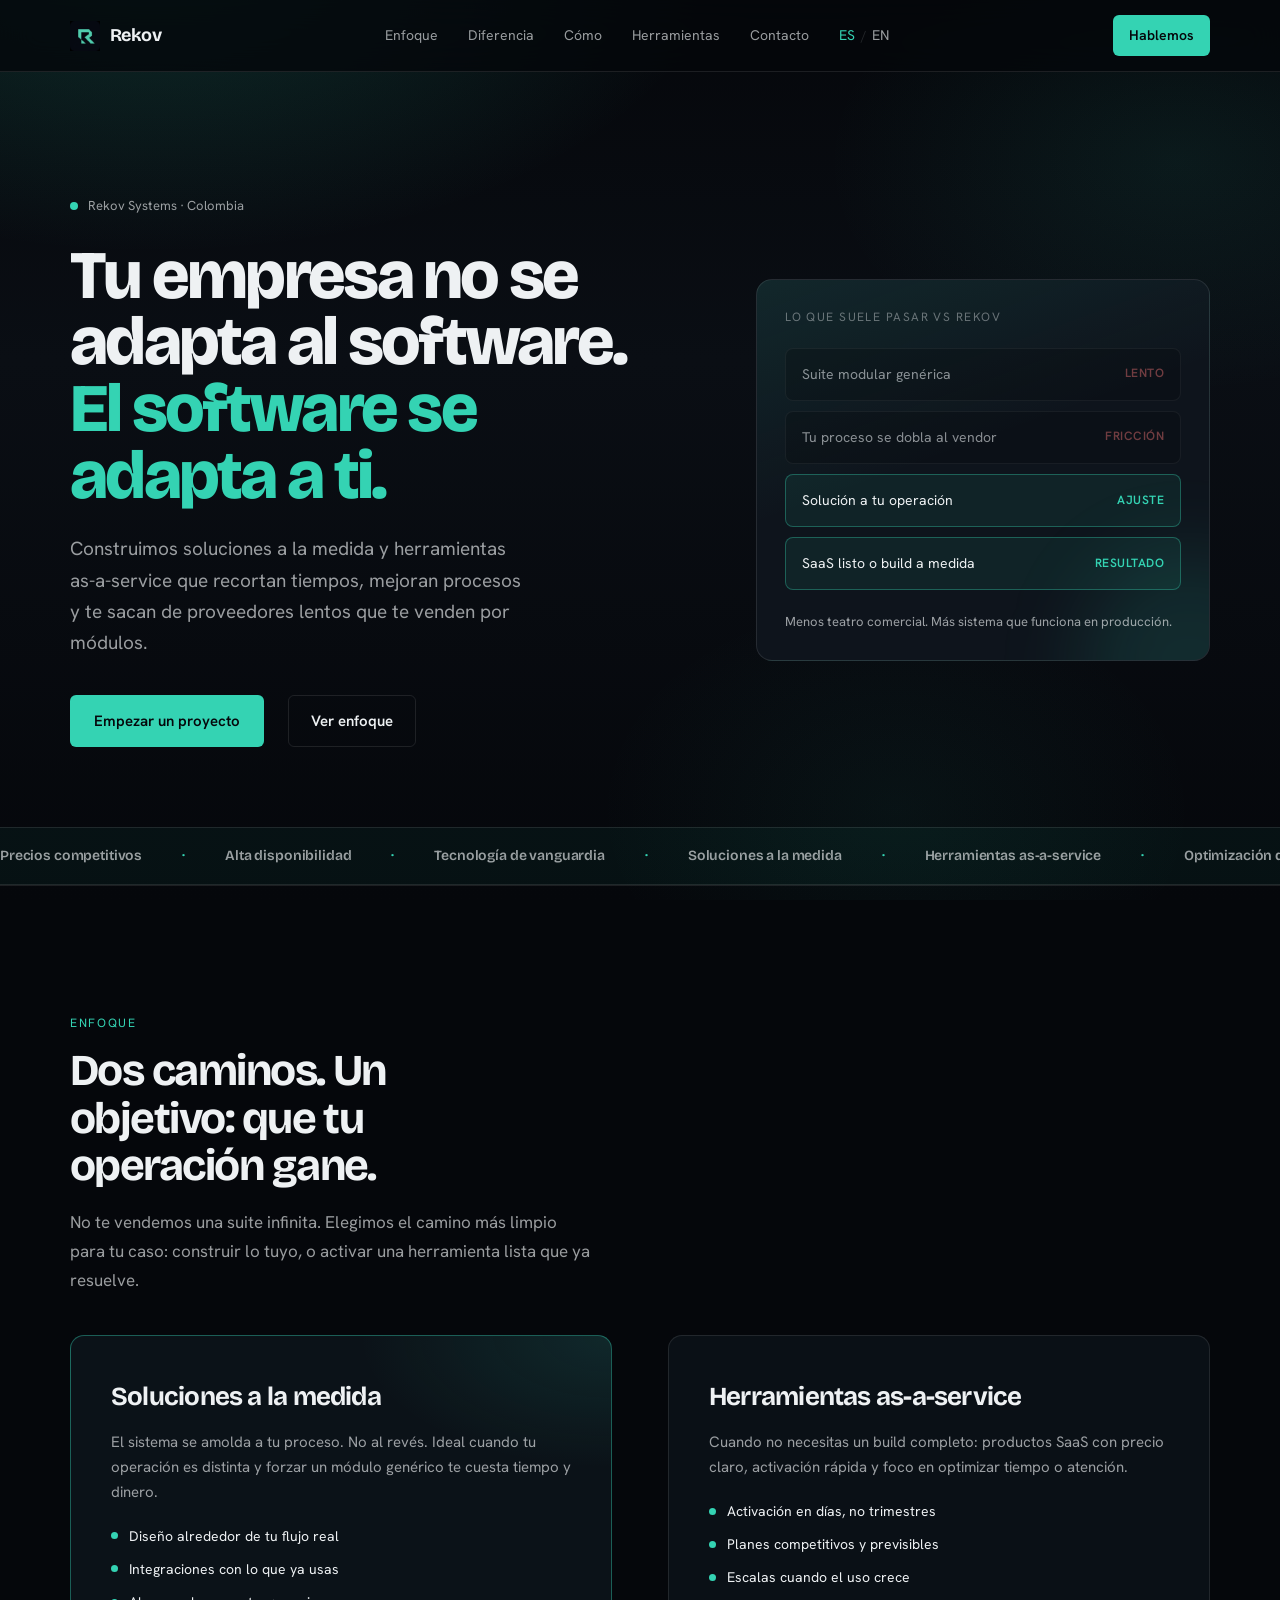
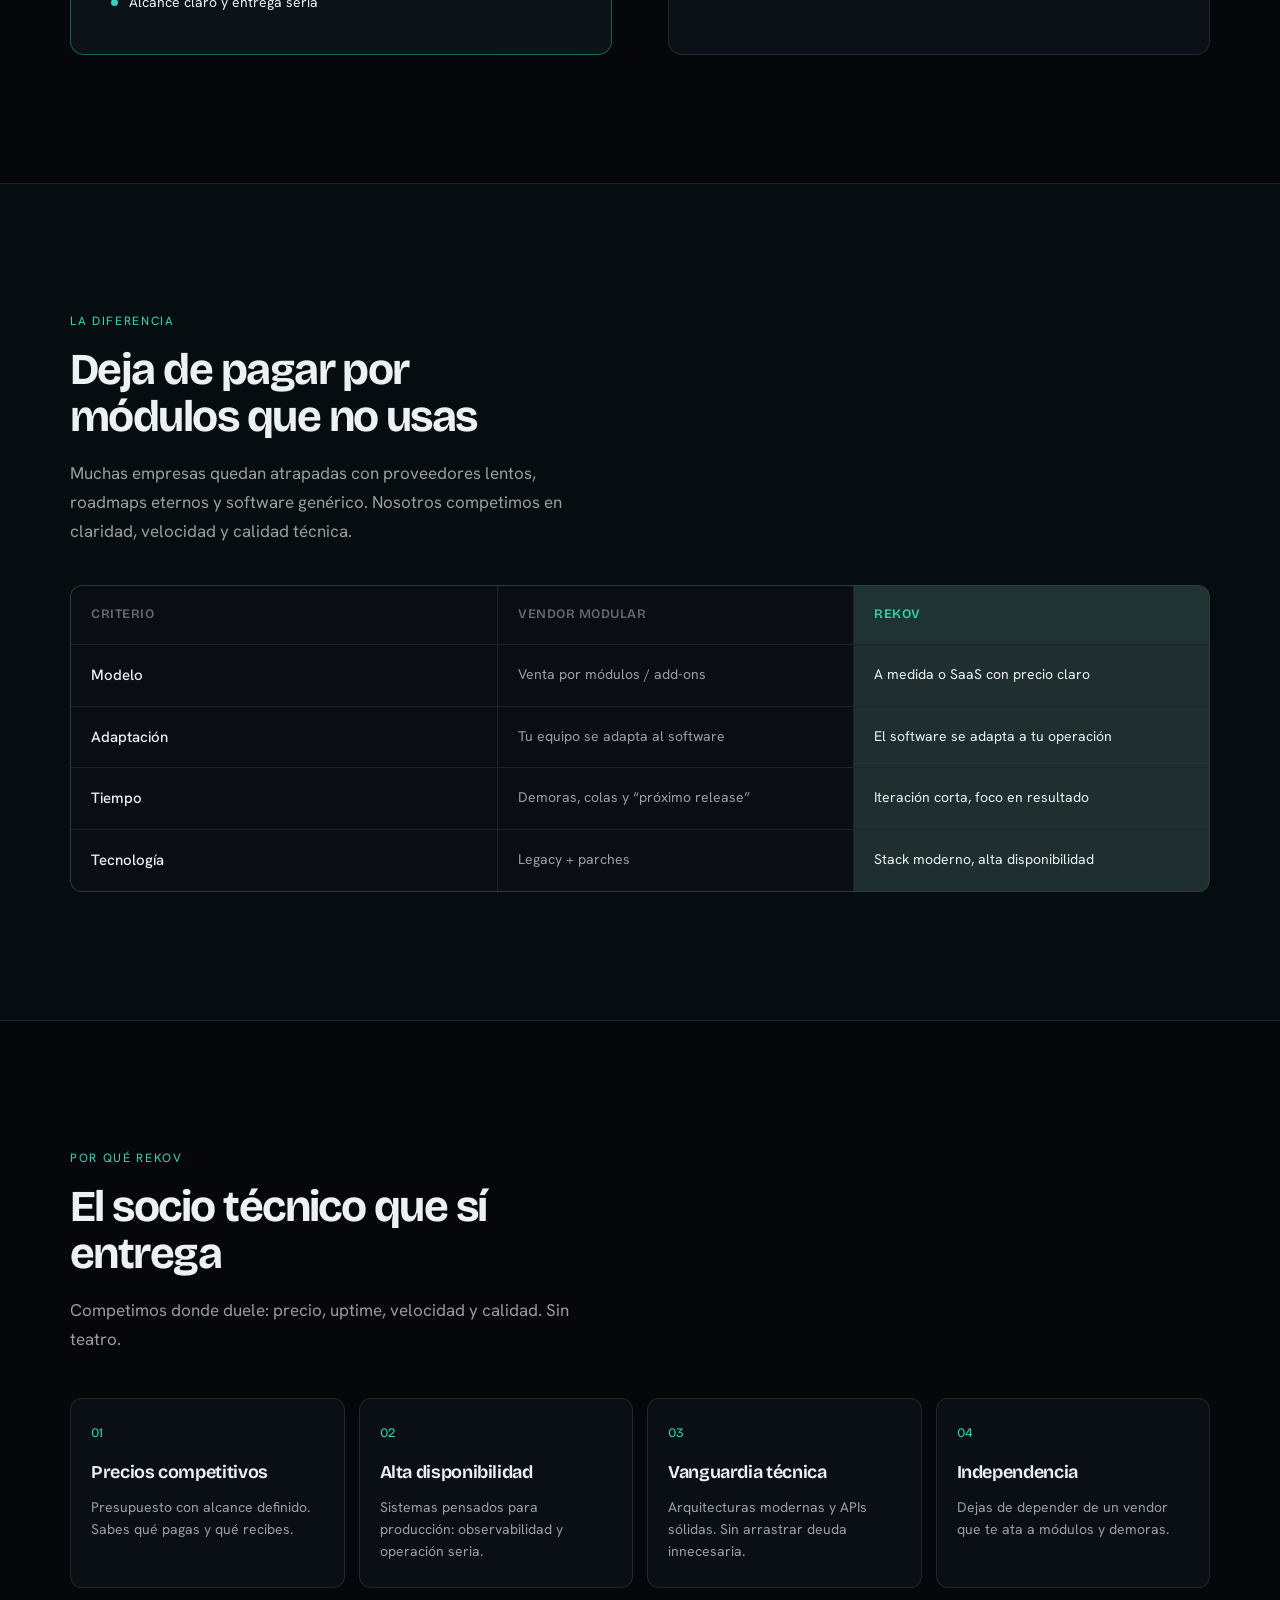
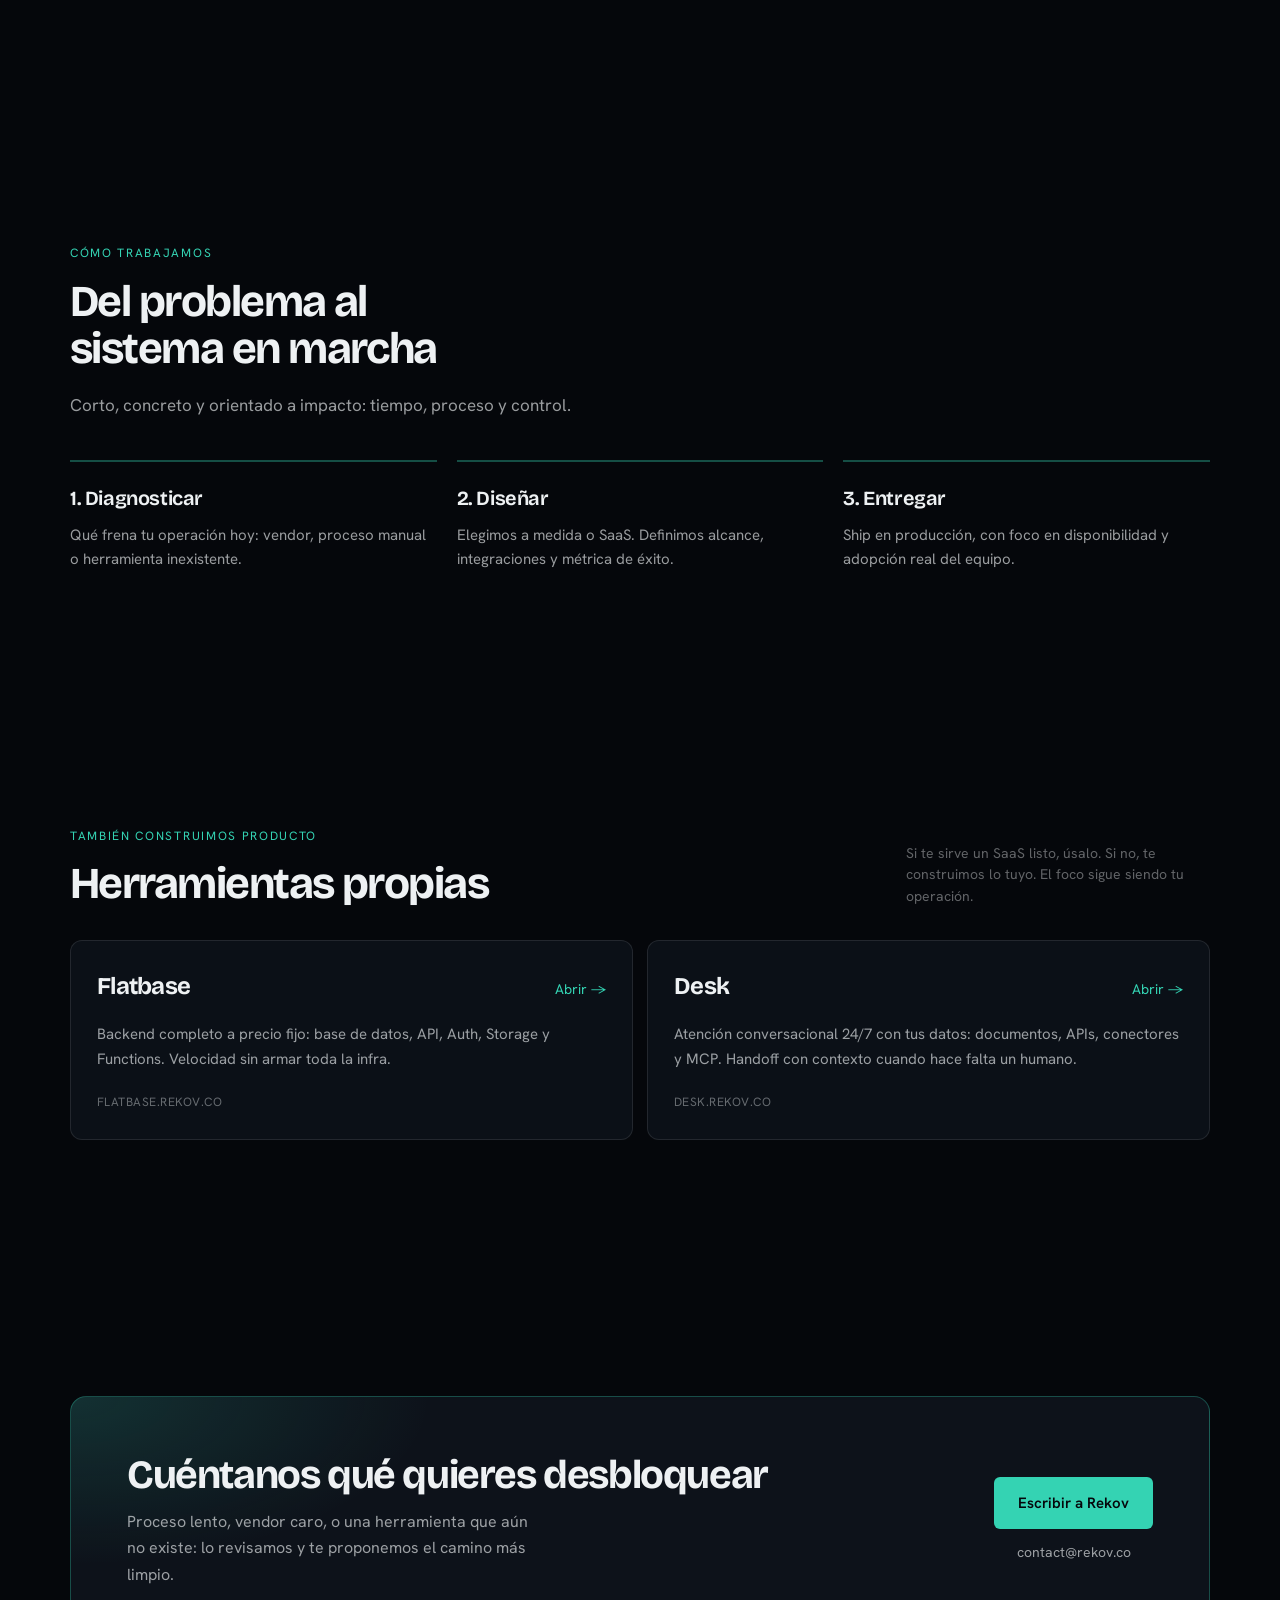
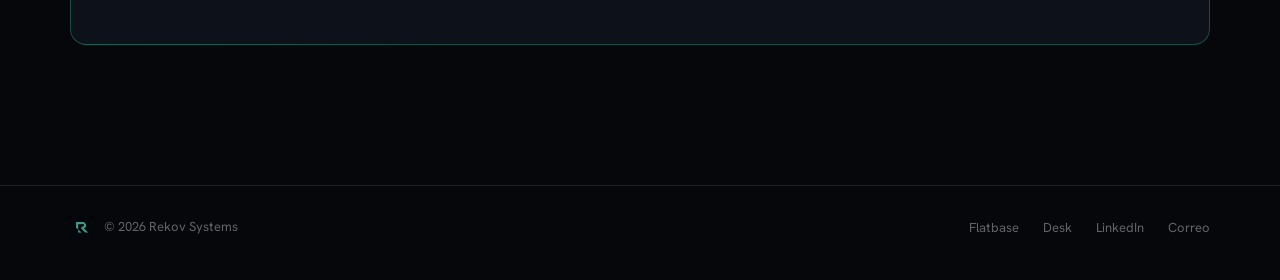
<file: index.html>
<!DOCTYPE html>
<html lang="es">
<head>
  <meta charset="UTF-8">
  <meta name="viewport" content="width=device-width, initial-scale=1.0">
  <title>Rekov Systems — Software a la medida y SaaS que sí mueve la aguja</title>
  <meta name="description" content="Soluciones personalizadas y herramientas as-a-service: precios competitivos, alta disponibilidad y tecnología de vanguardia. Tu empresa no se adapta al software; el software se adapta a ti.">
  <link rel="canonical" href="https://rekov.co/">
  <link rel="icon" href="./logo.png" type="image/png">
  <link rel="apple-touch-icon" href="./logo.png">
  <link rel="stylesheet" href="./style.css">

  <meta name="robots" content="index,follow,max-snippet:-1,max-image-preview:large,max-video-preview:-1">
  <meta name="theme-color" content="#05070b">
  <meta property="og:type" content="website">
  <meta property="og:site_name" content="Rekov Systems">
  <meta property="og:title" content="Rekov Systems — Software a la medida y SaaS que sí mueve la aguja">
  <meta property="og:description" content="Soluciones personalizadas y SaaS que optimizan tiempo y procesos. Alta disponibilidad, precios claros, tecnología de vanguardia.">
  <meta property="og:url" content="https://rekov.co/">
  <meta property="og:image" content="https://rekov.co/logo.png">
  <meta property="og:locale" content="es_CO">
  <meta property="og:locale:alternate" content="en_US">

  <meta name="twitter:card" content="summary_large_image">
  <meta name="twitter:title" content="Rekov Systems — Software a la medida y SaaS que sí mueve la aguja">
  <meta name="twitter:description" content="Soluciones personalizadas y SaaS que optimizan tiempo y procesos.">
  <meta name="twitter:image" content="https://rekov.co/logo.png">

  <link rel="alternate" hreflang="es" href="https://rekov.co/">
  <link rel="alternate" hreflang="en" href="https://rekov.co/en/">
  <link rel="alternate" hreflang="x-default" href="https://rekov.co/">

  <script type="application/ld+json">
    {
      "@context": "https://schema.org",
      "@type": "Organization",
      "name": "Rekov Systems",
      "url": "https://rekov.co/",
      "logo": {
        "@type": "ImageObject",
        "url": "https://rekov.co/logo.png"
      },
      "email": "contact@rekov.co",
      "sameAs": [
        "https://co.linkedin.com/company/rekov-systems",
        "https://flatbase.rekov.co/",
        "https://desk.rekov.co/"
      ]
    }
  </script>
</head>
<body>

  <nav aria-label="Navegación principal">
    <div class="shell nav-inner">
      <a href="/" class="logo">
        <img class="logo-mark" src="./logo.png" alt="">
        Rekov
      </a>
      <ul class="nav-links">
        <li><a href="#enfoque">Enfoque</a></li>
        <li><a href="#diferencia">Diferencia</a></li>
        <li><a href="#como">Cómo</a></li>
        <li><a href="#herramientas">Herramientas</a></li>
        <li><a href="#contacto">Contacto</a></li>
        <li class="lang-switch">
          <a href="https://rekov.co/" aria-current="true">ES</a>
          <span class="sep" aria-hidden="true">/</span>
          <a href="https://rekov.co/en/">EN</a>
        </li>
      </ul>
      <a href="mailto:contact@rekov.co?subject=Proyecto%20Rekov" class="nav-cta">Hablemos</a>
    </div>
  </nav>

  <main>
    <header class="hero">
      <div class="shell hero-grid">
        <div>
          <p class="hero-kicker reveal">Rekov Systems · Colombia</p>
          <h1 class="reveal reveal-d1">Tu empresa no se adapta al software. <em>El software se adapta a ti.</em></h1>
          <p class="hero-lead reveal reveal-d2">
            Construimos soluciones a la medida y herramientas as-a-service que recortan tiempos,
            mejoran procesos y te sacan de proveedores lentos que te venden por módulos.
          </p>
          <div class="hero-actions reveal reveal-d3">
            <a href="mailto:contact@rekov.co?subject=Proyecto%20Rekov" class="btn btn-primary">Empezar un proyecto</a>
            <a href="#enfoque" class="btn btn-ghost">Ver enfoque</a>
          </div>
        </div>

        <aside class="hero-visual reveal reveal-d4" aria-label="Comparativa rápida">
          <p class="visual-label">Lo que suele pasar vs Rekov</p>
          <div class="visual-rows">
            <div class="v-row bad">
              <span>Suite modular genérica</span>
              <span class="v-tag">Lento</span>
            </div>
            <div class="v-row bad">
              <span>Tu proceso se dobla al vendor</span>
              <span class="v-tag">Fricción</span>
            </div>
            <div class="v-row good">
              <span>Solución a tu operación</span>
              <span class="v-tag">Ajuste</span>
            </div>
            <div class="v-row good">
              <span>SaaS listo o build a medida</span>
              <span class="v-tag">Resultado</span>
            </div>
          </div>
          <p class="visual-foot">Menos teatro comercial. Más sistema que funciona en producción.</p>
        </aside>
      </div>
    </header>

    <div class="band" aria-hidden="true">
      <div class="band-track">
        <span>Precios competitivos</span>
        <span>Alta disponibilidad</span>
        <span>Tecnología de vanguardia</span>
        <span>Soluciones a la medida</span>
        <span>Herramientas as-a-service</span>
        <span>Optimización de procesos</span>
        <span>Sin vendor lock-in opaco</span>
        <span>Precios competitivos</span>
        <span>Alta disponibilidad</span>
        <span>Tecnología de vanguardia</span>
        <span>Soluciones a la medida</span>
        <span>Herramientas as-a-service</span>
        <span>Optimización de procesos</span>
        <span>Sin vendor lock-in opaco</span>
      </div>
    </div>

    <section class="approach" id="enfoque">
      <div class="shell">
        <p class="section-label">Enfoque</p>
        <h2 class="section-title">Dos caminos. Un objetivo: que tu operación gane.</h2>
        <p class="section-lead">
          No te vendemos una suite infinita. Elegimos el camino más limpio para tu caso:
          construir lo tuyo, o activar una herramienta lista que ya resuelve.
        </p>
        <div class="approach-grid">
          <article class="approach-card featured">
            <h3>Soluciones a la medida</h3>
            <p>
              El sistema se amolda a tu proceso. No al revés. Ideal cuando tu operación
              es distinta y forzar un módulo genérico te cuesta tiempo y dinero.
            </p>
            <ul>
              <li>Diseño alrededor de tu flujo real</li>
              <li>Integraciones con lo que ya usas</li>
              <li>Alcance claro y entrega seria</li>
            </ul>
          </article>
          <article class="approach-card">
            <h3>Herramientas as-a-service</h3>
            <p>
              Cuando no necesitas un build completo: productos SaaS con precio claro,
              activación rápida y foco en optimizar tiempo o atención.
            </p>
            <ul>
              <li>Activación en días, no trimestres</li>
              <li>Planes competitivos y previsibles</li>
              <li>Escalas cuando el uso crece</li>
            </ul>
          </article>
        </div>
      </div>
    </section>

    <section class="compare" id="diferencia">
      <div class="shell">
        <p class="section-label">La diferencia</p>
        <h2 class="section-title">Deja de pagar por módulos que no usas</h2>
        <p class="section-lead">
          Muchas empresas quedan atrapadas con proveedores lentos, roadmaps eternos y software
          genérico. Nosotros competimos en claridad, velocidad y calidad técnica.
        </p>
        <div class="compare-table" role="table" aria-label="Comparativa vendor tradicional vs Rekov">
          <div class="compare-head" role="columnheader">Criterio</div>
          <div class="compare-head" role="columnheader">Vendor modular</div>
          <div class="compare-head win" role="columnheader">Rekov</div>

          <div class="compare-row-label" role="rowheader">Modelo</div>
          <div class="compare-cell">Venta por módulos / add-ons</div>
          <div class="compare-cell win">A medida o SaaS con precio claro</div>

          <div class="compare-row-label" role="rowheader">Adaptación</div>
          <div class="compare-cell">Tu equipo se adapta al software</div>
          <div class="compare-cell win">El software se adapta a tu operación</div>

          <div class="compare-row-label" role="rowheader">Tiempo</div>
          <div class="compare-cell">Demoras, colas y “próximo release”</div>
          <div class="compare-cell win">Iteración corta, foco en resultado</div>

          <div class="compare-row-label" role="rowheader">Tecnología</div>
          <div class="compare-cell">Legacy + parches</div>
          <div class="compare-cell win">Stack moderno, alta disponibilidad</div>
        </div>
      </div>
    </section>

    <section id="por-que">
      <div class="shell">
        <p class="section-label">Por qué Rekov</p>
        <h2 class="section-title">El socio técnico que sí entrega</h2>
        <p class="section-lead">
          Competimos donde duele: precio, uptime, velocidad y calidad. Sin teatro.
        </p>
        <div class="pillars">
          <article class="pillar">
            <div class="pillar-num">01</div>
            <h3>Precios competitivos</h3>
            <p>Presupuesto con alcance definido. Sabes qué pagas y qué recibes.</p>
          </article>
          <article class="pillar">
            <div class="pillar-num">02</div>
            <h3>Alta disponibilidad</h3>
            <p>Sistemas pensados para producción: observabilidad y operación seria.</p>
          </article>
          <article class="pillar">
            <div class="pillar-num">03</div>
            <h3>Vanguardia técnica</h3>
            <p>Arquitecturas modernas y APIs sólidas. Sin arrastrar deuda innecesaria.</p>
          </article>
          <article class="pillar">
            <div class="pillar-num">04</div>
            <h3>Independencia</h3>
            <p>Dejas de depender de un vendor que te ata a módulos y demoras.</p>
          </article>
        </div>
      </div>
    </section>

    <section id="como">
      <div class="shell">
        <p class="section-label">Cómo trabajamos</p>
        <h2 class="section-title">Del problema al sistema en marcha</h2>
        <p class="section-lead">
          Corto, concreto y orientado a impacto: tiempo, proceso y control.
        </p>
        <div class="process-steps">
          <div class="step">
            <strong>1. Diagnosticar</strong>
            <p>Qué frena tu operación hoy: vendor, proceso manual o herramienta inexistente.</p>
          </div>
          <div class="step">
            <strong>2. Diseñar</strong>
            <p>Elegimos a medida o SaaS. Definimos alcance, integraciones y métrica de éxito.</p>
          </div>
          <div class="step">
            <strong>3. Entregar</strong>
            <p>Ship en producción, con foco en disponibilidad y adopción real del equipo.</p>
          </div>
        </div>
      </div>
    </section>

    <section id="herramientas">
      <div class="shell">
        <div class="tools-head">
          <div>
            <p class="section-label">También construimos producto</p>
            <h2 class="section-title">Herramientas propias</h2>
          </div>
          <p class="tools-note">
            Si te sirve un SaaS listo, úsalo. Si no, te construimos lo tuyo.
            El foco sigue siendo tu operación.
          </p>
        </div>
        <div class="tools">
          <a class="tool" href="https://flatbase.rekov.co/">
            <div class="tool-top">
              <h3>Flatbase</h3>
              <span class="tool-go">Abrir →</span>
            </div>
            <p>
              Backend completo a precio fijo: base de datos, API, Auth, Storage y Functions.
              Velocidad sin armar toda la infra.
            </p>
            <span class="tool-meta">flatbase.rekov.co</span>
          </a>
          <a class="tool" href="https://desk.rekov.co/">
            <div class="tool-top">
              <h3>Desk</h3>
              <span class="tool-go">Abrir →</span>
            </div>
            <p>
              Atención conversacional 24/7 con tus datos: documentos, APIs, conectores y MCP.
              Handoff con contexto cuando hace falta un humano.
            </p>
            <span class="tool-meta">desk.rekov.co</span>
          </a>
        </div>
      </div>
    </section>

    <section class="contact" id="contacto">
      <div class="shell">
        <div class="contact-panel">
          <div>
            <h2>Cuéntanos qué quieres desbloquear</h2>
            <p>
              Proceso lento, vendor caro, o una herramienta que aún no existe:
              lo revisamos y te proponemos el camino más limpio.
            </p>
          </div>
          <div class="contact-actions">
            <a href="mailto:contact@rekov.co?subject=Hola%20Rekov" class="btn btn-primary">Escribir a Rekov</a>
            <a href="mailto:contact@rekov.co" class="contact-mail">contact@rekov.co</a>
          </div>
        </div>
      </div>
    </section>
  </main>

  <footer>
    <div class="shell footer-inner">
      <div class="footer-brand">
        <img class="footer-mark" src="./logo.png" alt="">
        <span>© 2026 Rekov Systems</span>
      </div>
      <ul class="footer-links">
        <li><a href="https://flatbase.rekov.co/">Flatbase</a></li>
        <li><a href="https://desk.rekov.co/">Desk</a></li>
        <li><a href="https://co.linkedin.com/company/rekov-systems" target="_blank" rel="noopener">LinkedIn</a></li>
        <li><a href="mailto:contact@rekov.co">Correo</a></li>
      </ul>
    </div>
  </footer>

</body>
</html>
</file>
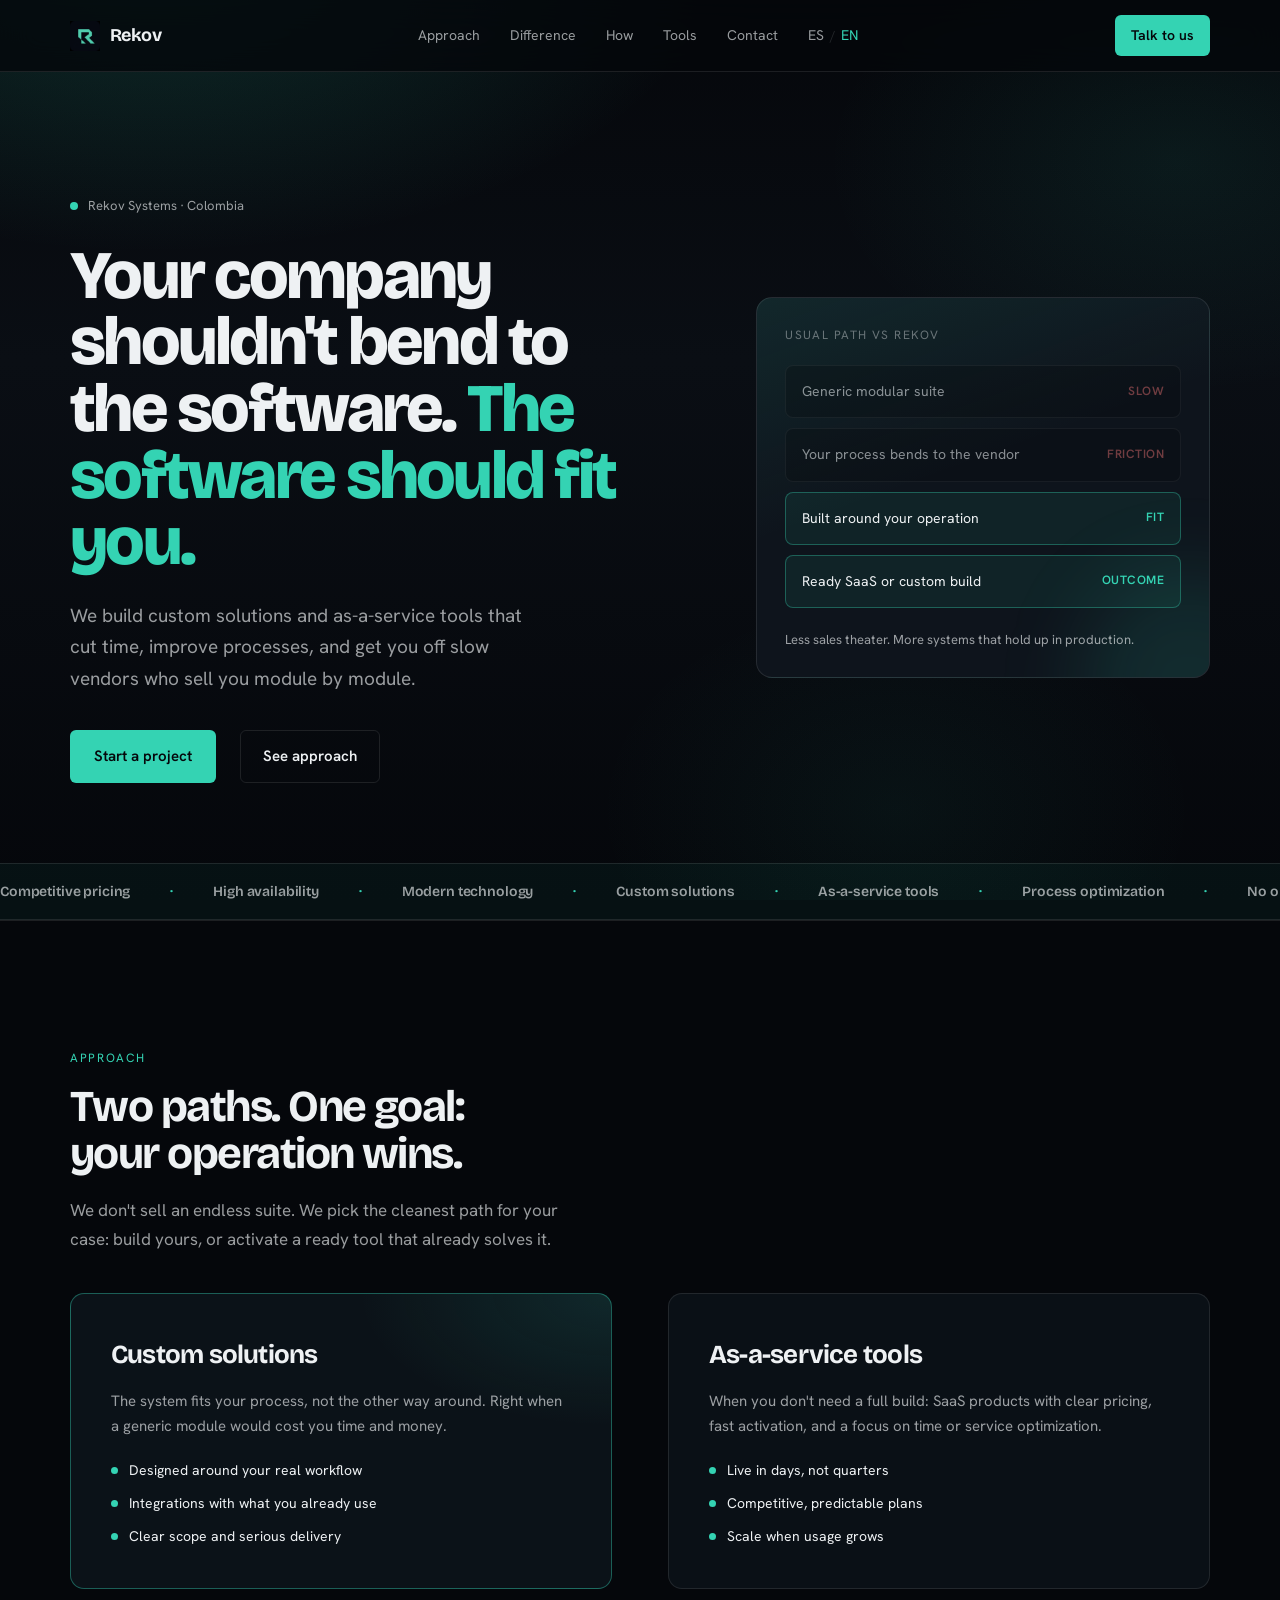
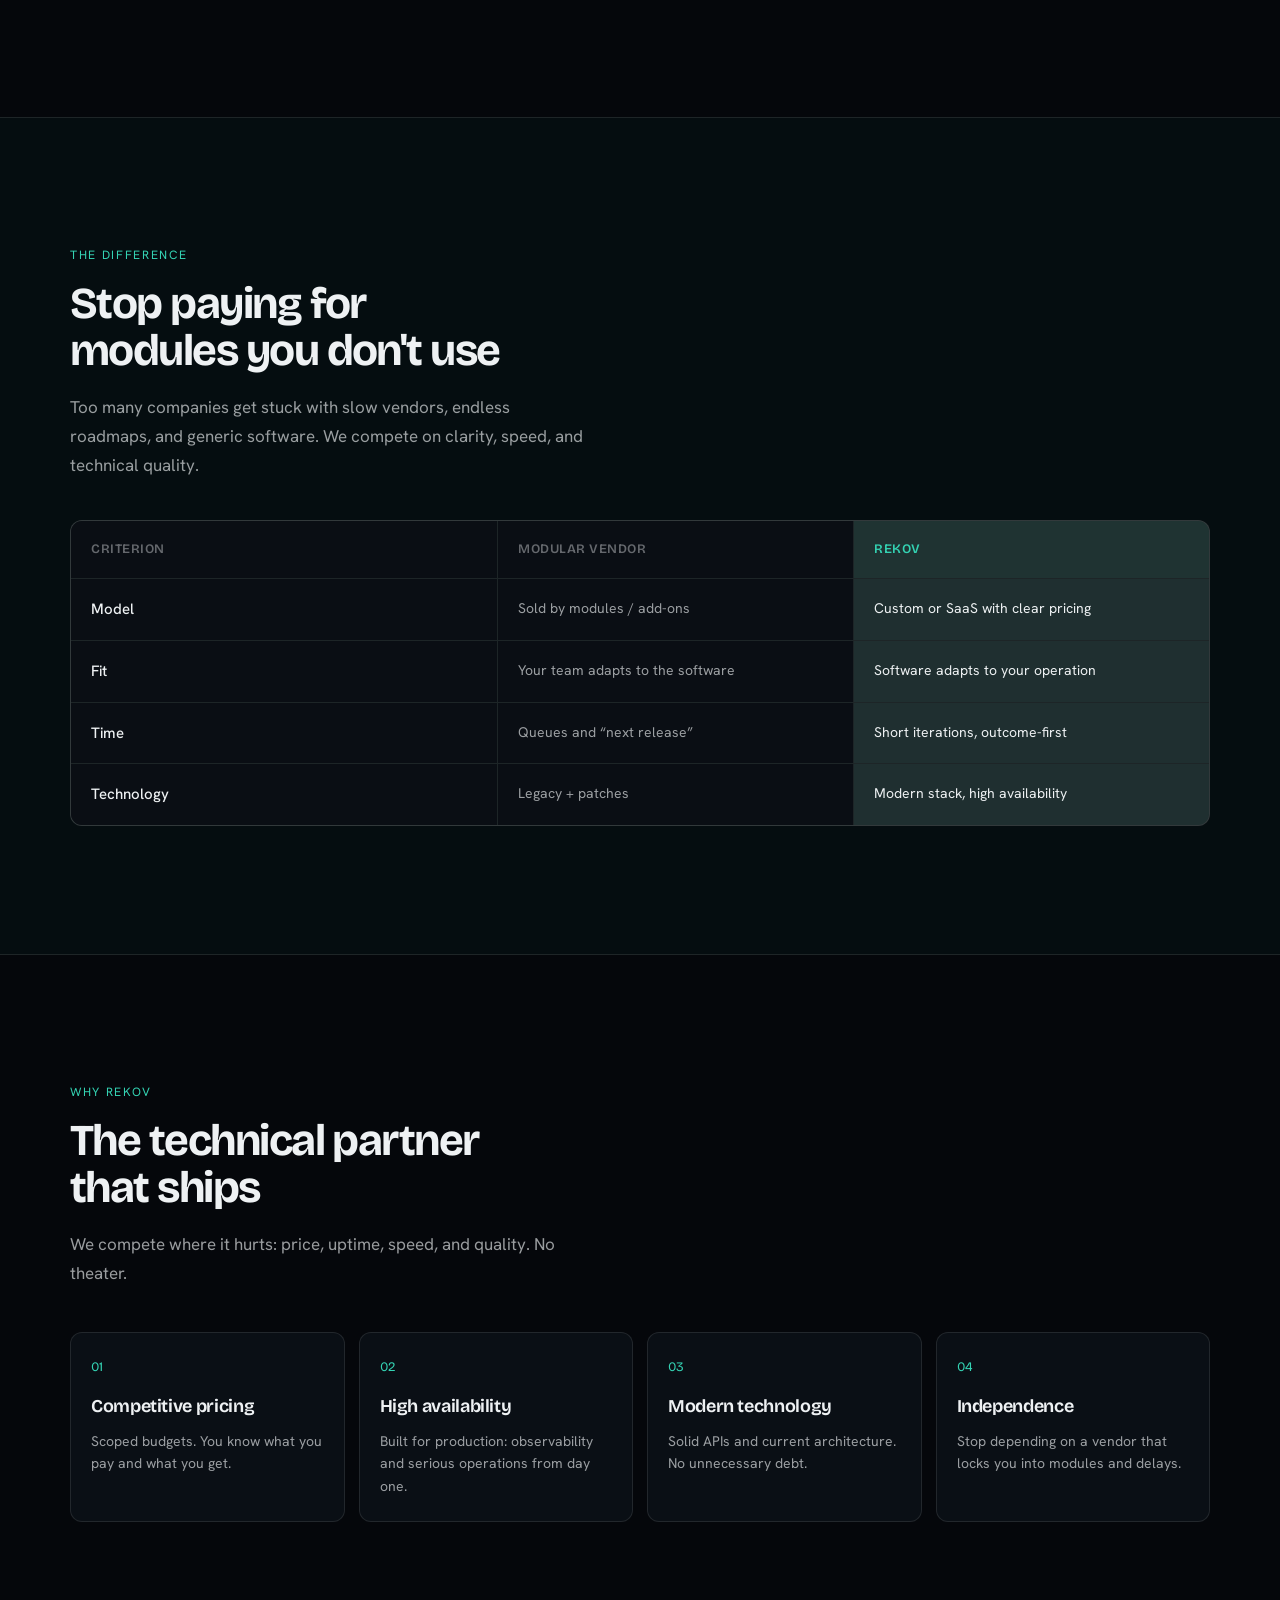
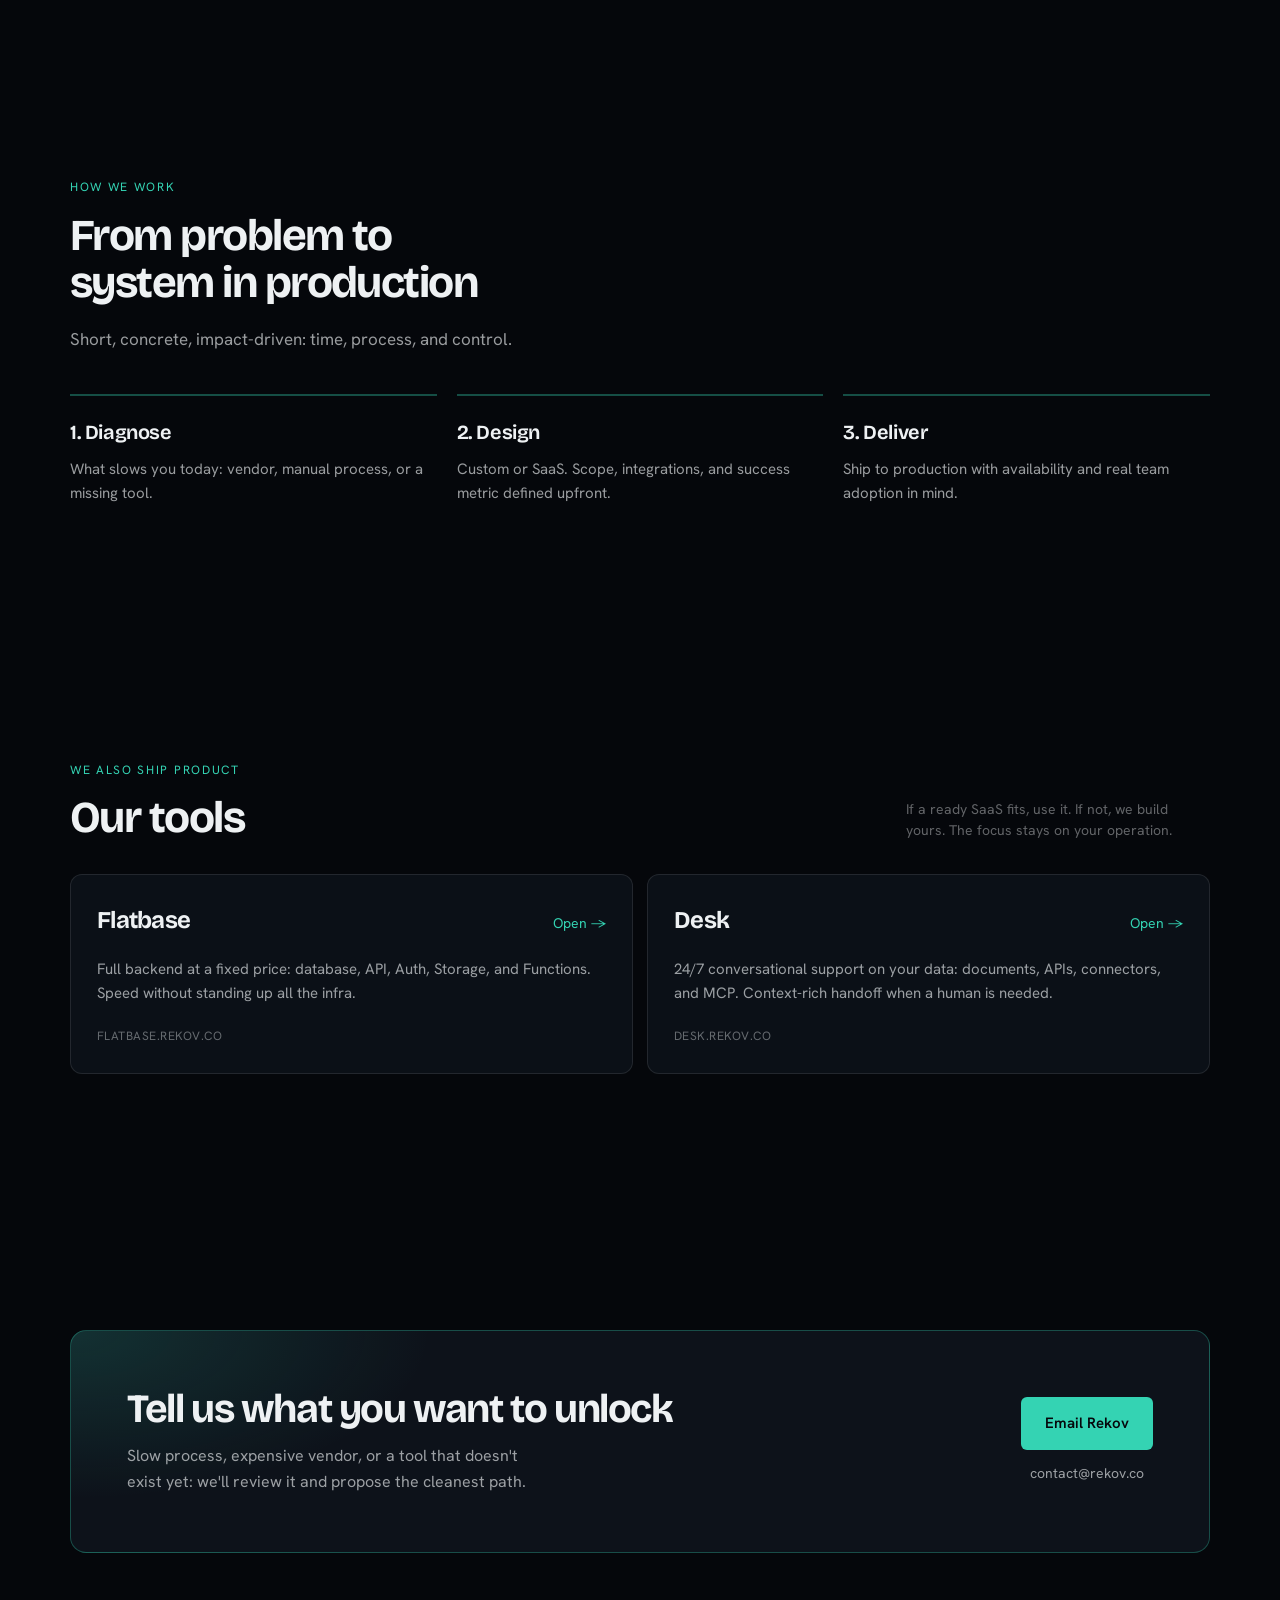
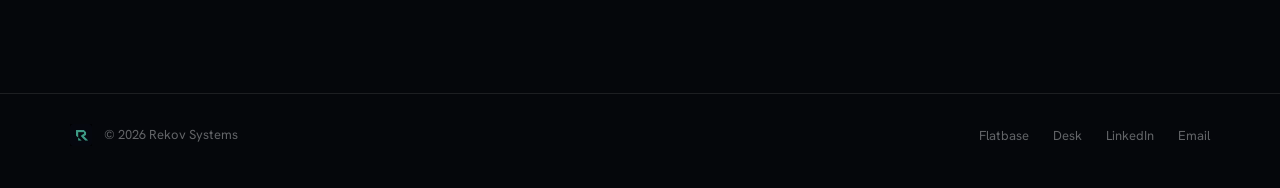
<file: en/index.html>
<!DOCTYPE html>
<html lang="en">
<head>
  <meta charset="UTF-8">
  <meta name="viewport" content="width=device-width, initial-scale=1.0">
  <title>Rekov Systems — Custom software and SaaS that actually moves the needle</title>
  <meta name="description" content="Custom solutions and as-a-service tools: competitive pricing, high availability, and modern technology. Your company shouldn't bend to the software; the software should fit you.">
  <link rel="canonical" href="https://rekov.co/en/">
  <link rel="alternate" hreflang="es" href="https://rekov.co/">
  <link rel="alternate" hreflang="en" href="https://rekov.co/en/">
  <link rel="alternate" hreflang="x-default" href="https://rekov.co/">

  <link rel="icon" href="../logo.png" type="image/png">
  <link rel="apple-touch-icon" href="../logo.png">
  <link rel="stylesheet" href="../style.css">

  <meta name="robots" content="index,follow,max-snippet:-1,max-image-preview:large,max-video-preview:-1">
  <meta name="theme-color" content="#05070b">
  <meta property="og:type" content="website">
  <meta property="og:site_name" content="Rekov Systems">
  <meta property="og:title" content="Rekov Systems — Custom software and SaaS that actually moves the needle">
  <meta property="og:description" content="Custom solutions and SaaS that cut time and improve processes. High availability, clear pricing, modern stack.">
  <meta property="og:url" content="https://rekov.co/en/">
  <meta property="og:image" content="https://rekov.co/logo.png">
  <meta property="og:locale" content="en_US">
  <meta property="og:locale:alternate" content="es_CO">

  <meta name="twitter:card" content="summary_large_image">
  <meta name="twitter:title" content="Rekov Systems — Custom software and SaaS that actually moves the needle">
  <meta name="twitter:description" content="Custom solutions and SaaS that cut time and improve processes.">
  <meta name="twitter:image" content="https://rekov.co/logo.png">

  <script type="application/ld+json">
    {
      "@context": "https://schema.org",
      "@type": "Organization",
      "name": "Rekov Systems",
      "url": "https://rekov.co/",
      "logo": {
        "@type": "ImageObject",
        "url": "https://rekov.co/logo.png"
      },
      "email": "contact@rekov.co",
      "sameAs": [
        "https://co.linkedin.com/company/rekov-systems",
        "https://flatbase.rekov.co/",
        "https://desk.rekov.co/"
      ]
    }
  </script>
</head>
<body>

  <nav aria-label="Primary navigation">
    <div class="shell nav-inner">
      <a href="/en/" class="logo">
        <img class="logo-mark" src="../logo.png" alt="">
        Rekov
      </a>
      <ul class="nav-links">
        <li><a href="#approach">Approach</a></li>
        <li><a href="#difference">Difference</a></li>
        <li><a href="#how">How</a></li>
        <li><a href="#tools">Tools</a></li>
        <li><a href="#contact">Contact</a></li>
        <li class="lang-switch">
          <a href="https://rekov.co/">ES</a>
          <span class="sep" aria-hidden="true">/</span>
          <a href="https://rekov.co/en/" aria-current="true">EN</a>
        </li>
      </ul>
      <a href="mailto:contact@rekov.co?subject=Rekov%20project" class="nav-cta">Talk to us</a>
    </div>
  </nav>

  <main>
    <header class="hero">
      <div class="shell hero-grid">
        <div>
          <p class="hero-kicker reveal">Rekov Systems · Colombia</p>
          <h1 class="reveal reveal-d1">Your company shouldn't bend to the software. <em>The software should fit you.</em></h1>
          <p class="hero-lead reveal reveal-d2">
            We build custom solutions and as-a-service tools that cut time, improve processes,
            and get you off slow vendors who sell you module by module.
          </p>
          <div class="hero-actions reveal reveal-d3">
            <a href="mailto:contact@rekov.co?subject=Rekov%20project" class="btn btn-primary">Start a project</a>
            <a href="#approach" class="btn btn-ghost">See approach</a>
          </div>
        </div>

        <aside class="hero-visual reveal reveal-d4" aria-label="Quick comparison">
          <p class="visual-label">Usual path vs Rekov</p>
          <div class="visual-rows">
            <div class="v-row bad">
              <span>Generic modular suite</span>
              <span class="v-tag">Slow</span>
            </div>
            <div class="v-row bad">
              <span>Your process bends to the vendor</span>
              <span class="v-tag">Friction</span>
            </div>
            <div class="v-row good">
              <span>Built around your operation</span>
              <span class="v-tag">Fit</span>
            </div>
            <div class="v-row good">
              <span>Ready SaaS or custom build</span>
              <span class="v-tag">Outcome</span>
            </div>
          </div>
          <p class="visual-foot">Less sales theater. More systems that hold up in production.</p>
        </aside>
      </div>
    </header>

    <div class="band" aria-hidden="true">
      <div class="band-track">
        <span>Competitive pricing</span>
        <span>High availability</span>
        <span>Modern technology</span>
        <span>Custom solutions</span>
        <span>As-a-service tools</span>
        <span>Process optimization</span>
        <span>No opaque vendor lock-in</span>
        <span>Competitive pricing</span>
        <span>High availability</span>
        <span>Modern technology</span>
        <span>Custom solutions</span>
        <span>As-a-service tools</span>
        <span>Process optimization</span>
        <span>No opaque vendor lock-in</span>
      </div>
    </div>

    <section class="approach" id="approach">
      <div class="shell">
        <p class="section-label">Approach</p>
        <h2 class="section-title">Two paths. One goal: your operation wins.</h2>
        <p class="section-lead">
          We don't sell an endless suite. We pick the cleanest path for your case:
          build yours, or activate a ready tool that already solves it.
        </p>
        <div class="approach-grid">
          <article class="approach-card featured">
            <h3>Custom solutions</h3>
            <p>
              The system fits your process, not the other way around. Right when a generic
              module would cost you time and money.
            </p>
            <ul>
              <li>Designed around your real workflow</li>
              <li>Integrations with what you already use</li>
              <li>Clear scope and serious delivery</li>
            </ul>
          </article>
          <article class="approach-card">
            <h3>As-a-service tools</h3>
            <p>
              When you don't need a full build: SaaS products with clear pricing,
              fast activation, and a focus on time or service optimization.
            </p>
            <ul>
              <li>Live in days, not quarters</li>
              <li>Competitive, predictable plans</li>
              <li>Scale when usage grows</li>
            </ul>
          </article>
        </div>
      </div>
    </section>

    <section class="compare" id="difference">
      <div class="shell">
        <p class="section-label">The difference</p>
        <h2 class="section-title">Stop paying for modules you don't use</h2>
        <p class="section-lead">
          Too many companies get stuck with slow vendors, endless roadmaps, and generic software.
          We compete on clarity, speed, and technical quality.
        </p>
        <div class="compare-table" role="table" aria-label="Traditional vendor vs Rekov">
          <div class="compare-head" role="columnheader">Criterion</div>
          <div class="compare-head" role="columnheader">Modular vendor</div>
          <div class="compare-head win" role="columnheader">Rekov</div>

          <div class="compare-row-label" role="rowheader">Model</div>
          <div class="compare-cell">Sold by modules / add-ons</div>
          <div class="compare-cell win">Custom or SaaS with clear pricing</div>

          <div class="compare-row-label" role="rowheader">Fit</div>
          <div class="compare-cell">Your team adapts to the software</div>
          <div class="compare-cell win">Software adapts to your operation</div>

          <div class="compare-row-label" role="rowheader">Time</div>
          <div class="compare-cell">Queues and “next release”</div>
          <div class="compare-cell win">Short iterations, outcome-first</div>

          <div class="compare-row-label" role="rowheader">Technology</div>
          <div class="compare-cell">Legacy + patches</div>
          <div class="compare-cell win">Modern stack, high availability</div>
        </div>
      </div>
    </section>

    <section id="why">
      <div class="shell">
        <p class="section-label">Why Rekov</p>
        <h2 class="section-title">The technical partner that ships</h2>
        <p class="section-lead">
          We compete where it hurts: price, uptime, speed, and quality. No theater.
        </p>
        <div class="pillars">
          <article class="pillar">
            <div class="pillar-num">01</div>
            <h3>Competitive pricing</h3>
            <p>Scoped budgets. You know what you pay and what you get.</p>
          </article>
          <article class="pillar">
            <div class="pillar-num">02</div>
            <h3>High availability</h3>
            <p>Built for production: observability and serious operations from day one.</p>
          </article>
          <article class="pillar">
            <div class="pillar-num">03</div>
            <h3>Modern technology</h3>
            <p>Solid APIs and current architecture. No unnecessary debt.</p>
          </article>
          <article class="pillar">
            <div class="pillar-num">04</div>
            <h3>Independence</h3>
            <p>Stop depending on a vendor that locks you into modules and delays.</p>
          </article>
        </div>
      </div>
    </section>

    <section id="how">
      <div class="shell">
        <p class="section-label">How we work</p>
        <h2 class="section-title">From problem to system in production</h2>
        <p class="section-lead">
          Short, concrete, impact-driven: time, process, and control.
        </p>
        <div class="process-steps">
          <div class="step">
            <strong>1. Diagnose</strong>
            <p>What slows you today: vendor, manual process, or a missing tool.</p>
          </div>
          <div class="step">
            <strong>2. Design</strong>
            <p>Custom or SaaS. Scope, integrations, and success metric defined upfront.</p>
          </div>
          <div class="step">
            <strong>3. Deliver</strong>
            <p>Ship to production with availability and real team adoption in mind.</p>
          </div>
        </div>
      </div>
    </section>

    <section id="tools">
      <div class="shell">
        <div class="tools-head">
          <div>
            <p class="section-label">We also ship product</p>
            <h2 class="section-title">Our tools</h2>
          </div>
          <p class="tools-note">
            If a ready SaaS fits, use it. If not, we build yours.
            The focus stays on your operation.
          </p>
        </div>
        <div class="tools">
          <a class="tool" href="https://flatbase.rekov.co/">
            <div class="tool-top">
              <h3>Flatbase</h3>
              <span class="tool-go">Open →</span>
            </div>
            <p>
              Full backend at a fixed price: database, API, Auth, Storage, and Functions.
              Speed without standing up all the infra.
            </p>
            <span class="tool-meta">flatbase.rekov.co</span>
          </a>
          <a class="tool" href="https://desk.rekov.co/">
            <div class="tool-top">
              <h3>Desk</h3>
              <span class="tool-go">Open →</span>
            </div>
            <p>
              24/7 conversational support on your data: documents, APIs, connectors, and MCP.
              Context-rich handoff when a human is needed.
            </p>
            <span class="tool-meta">desk.rekov.co</span>
          </a>
        </div>
      </div>
    </section>

    <section class="contact" id="contact">
      <div class="shell">
        <div class="contact-panel">
          <div>
            <h2>Tell us what you want to unlock</h2>
            <p>
              Slow process, expensive vendor, or a tool that doesn't exist yet:
              we'll review it and propose the cleanest path.
            </p>
          </div>
          <div class="contact-actions">
            <a href="mailto:contact@rekov.co?subject=Hello%20Rekov" class="btn btn-primary">Email Rekov</a>
            <a href="mailto:contact@rekov.co" class="contact-mail">contact@rekov.co</a>
          </div>
        </div>
      </div>
    </section>
  </main>

  <footer>
    <div class="shell footer-inner">
      <div class="footer-brand">
        <img class="footer-mark" src="../logo.png" alt="">
        <span>© 2026 Rekov Systems</span>
      </div>
      <ul class="footer-links">
        <li><a href="https://flatbase.rekov.co/">Flatbase</a></li>
        <li><a href="https://desk.rekov.co/">Desk</a></li>
        <li><a href="https://co.linkedin.com/company/rekov-systems" target="_blank" rel="noopener">LinkedIn</a></li>
        <li><a href="mailto:contact@rekov.co">Email</a></li>
      </ul>
    </div>
  </footer>

</body>
</html>
</file>
<file: style.css>
@import url('https://fonts.googleapis.com/css2?family=Bricolage+Grotesque:opsz,wght@12..96,500;12..96,600;12..96,700;12..96,800&family=Hanken+Grotesk:wght@400;500;600&display=swap');

:root {
  --void: #05070b;
  --ink: #0a0e14;
  --panel: #0e141c;
  --text: #eef1f3;
  --muted: rgba(238, 241, 243, 0.64);
  --faint: rgba(238, 241, 243, 0.4);
  --accent: #34d3b3;
  --accent-hot: #4aebc6;
  --accent-dim: rgba(52, 211, 179, 0.14);
  --line: rgba(238, 241, 243, 0.1);
  --bad: rgba(255, 120, 120, 0.75);
  --font-display: 'Bricolage Grotesque', system-ui, sans-serif;
  --font-body: 'Hanken Grotesk', system-ui, sans-serif;
  --max: 1140px;
  --gutter: clamp(20px, 5vw, 52px);
  --section: clamp(72px, 11vw, 128px);
  --ease: cubic-bezier(0.16, 1, 0.3, 1);
}

*,
*::before,
*::after {
  margin: 0;
  padding: 0;
  box-sizing: border-box;
}

::selection {
  background: var(--accent-dim);
  color: var(--text);
}

html {
  scroll-behavior: smooth;
}

body {
  font-family: var(--font-body);
  font-size: 16px;
  line-height: 1.65;
  color: var(--text);
  background: var(--void);
  -webkit-font-smoothing: antialiased;
  overflow-x: hidden;
}

body::before {
  content: '';
  position: fixed;
  inset: 0;
  pointer-events: none;
  z-index: -1;
  background:
    radial-gradient(1000px 560px at 12% -8%, rgba(52, 211, 179, 0.2), transparent 58%),
    radial-gradient(640px 420px at 92% 18%, rgba(52, 211, 179, 0.08), transparent 55%),
    radial-gradient(500px 360px at 70% 90%, rgba(52, 211, 179, 0.05), transparent 60%),
    linear-gradient(180deg, var(--void) 0%, var(--ink) 40%, var(--void) 100%);
}

a {
  color: inherit;
  text-decoration: none;
}

img {
  display: block;
  max-width: 100%;
}

.shell {
  width: min(var(--max), 100% - var(--gutter) * 2);
  margin-inline: auto;
}

@media (prefers-reduced-motion: no-preference) {
  .reveal {
    opacity: 0;
    transform: translateY(20px);
    animation: rise 0.85s var(--ease) forwards;
  }

  .reveal-d1 { animation-delay: 0.07s; }
  .reveal-d2 { animation-delay: 0.14s; }
  .reveal-d3 { animation-delay: 0.24s; }
  .reveal-d4 { animation-delay: 0.34s; }
}

@keyframes rise {
  to {
    opacity: 1;
    transform: none;
  }
}

/* Nav */
nav {
  position: sticky;
  top: 0;
  z-index: 100;
  backdrop-filter: blur(16px);
  background: rgba(5, 7, 11, 0.78);
  border-bottom: 1px solid var(--line);
}

.nav-inner {
  display: flex;
  align-items: center;
  justify-content: space-between;
  gap: 24px;
  padding: 15px 0;
}

.logo {
  display: flex;
  align-items: center;
  gap: 10px;
  font-family: var(--font-display);
  font-weight: 700;
  font-size: 18px;
  letter-spacing: -0.03em;
}

.logo-mark {
  width: 30px;
  height: 30px;
  object-fit: contain;
}

.nav-links {
  display: flex;
  align-items: center;
  gap: clamp(16px, 3.2vw, 30px);
  list-style: none;
}

.nav-links a {
  font-size: 14px;
  color: var(--muted);
  transition: color 0.2s var(--ease);
}

.nav-links a:hover {
  color: var(--text);
}

.lang-switch {
  display: flex;
  align-items: center;
  gap: 6px;
  font-size: 13px;
  color: var(--faint);
}

.lang-switch a[aria-current="true"] {
  color: var(--accent);
}

.lang-switch .sep {
  opacity: 0.35;
}

.nav-cta {
  font-size: 14px;
  font-weight: 600;
  color: var(--void);
  background: var(--accent);
  padding: 9px 16px;
  border-radius: 6px;
  transition: background 0.2s var(--ease), transform 0.2s var(--ease);
}

.nav-cta:hover {
  background: var(--accent-hot);
  transform: translateY(-1px);
}

/* Hero */
.hero {
  padding: clamp(64px, 12vw, 120px) 0 clamp(48px, 8vw, 80px);
}

.hero-grid {
  display: grid;
  grid-template-columns: 1.15fr 0.85fr;
  gap: clamp(36px, 6vw, 72px);
  align-items: center;
}

.hero-kicker {
  display: inline-flex;
  align-items: center;
  gap: 10px;
  font-size: 13px;
  color: var(--muted);
  margin-bottom: 26px;
}

.hero-kicker::before {
  content: '';
  width: 8px;
  height: 8px;
  border-radius: 50%;
  background: var(--accent);
  animation: pulse 2.4s var(--ease) infinite;
}

@keyframes pulse {
  0%, 100% { box-shadow: 0 0 0 0 rgba(52, 211, 179, 0.45); }
  50% { box-shadow: 0 0 0 10px rgba(52, 211, 179, 0); }
}

.hero h1 {
  font-family: var(--font-display);
  font-size: clamp(38px, 6.4vw, 68px);
  font-weight: 800;
  line-height: 0.98;
  letter-spacing: -0.04em;
  margin-bottom: 24px;
  max-width: 14ch;
}

.hero h1 em {
  font-style: normal;
  color: var(--accent);
}

.hero-lead {
  font-size: clamp(16px, 2vw, 19px);
  color: var(--muted);
  max-width: 42ch;
  line-height: 1.65;
  margin-bottom: 36px;
}

.hero-actions {
  display: flex;
  flex-wrap: wrap;
  align-items: center;
  gap: 16px 24px;
}

.btn {
  display: inline-flex;
  align-items: center;
  justify-content: center;
  gap: 8px;
  font-size: 15px;
  font-weight: 600;
  transition: background 0.2s var(--ease), color 0.2s var(--ease), transform 0.2s var(--ease), border-color 0.2s var(--ease);
}

.btn-primary {
  color: var(--void);
  background: var(--accent);
  padding: 14px 24px;
  border-radius: 6px;
}

.btn-primary:hover {
  background: var(--accent-hot);
  transform: translateY(-2px);
}

.btn-ghost {
  color: var(--text);
  border: 1px solid var(--line);
  padding: 13px 22px;
  border-radius: 6px;
}

.btn-ghost:hover {
  border-color: rgba(52, 211, 179, 0.45);
  color: var(--accent);
}

.hero-visual {
  position: relative;
  border: 1px solid var(--line);
  border-radius: 16px;
  background:
    linear-gradient(160deg, rgba(52, 211, 179, 0.1), transparent 45%),
    var(--panel);
  padding: 28px;
  min-height: 340px;
  overflow: hidden;
}

.hero-visual::after {
  content: '';
  position: absolute;
  inset: auto -20% -30% auto;
  width: 220px;
  height: 220px;
  border-radius: 50%;
  background: rgba(52, 211, 179, 0.12);
  filter: blur(40px);
  pointer-events: none;
}

.visual-label {
  font-size: 12px;
  letter-spacing: 0.12em;
  text-transform: uppercase;
  color: var(--faint);
  margin-bottom: 20px;
}

.visual-rows {
  display: flex;
  flex-direction: column;
  gap: 10px;
  position: relative;
  z-index: 1;
}

.v-row {
  display: flex;
  align-items: center;
  justify-content: space-between;
  gap: 12px;
  padding: 14px 16px;
  border-radius: 8px;
  border: 1px solid var(--line);
  background: rgba(5, 7, 11, 0.45);
  font-size: 14px;
}

.v-row.bad {
  opacity: 0.55;
}

.v-row.bad .v-tag {
  color: var(--bad);
}

.v-row.good {
  border-color: rgba(52, 211, 179, 0.35);
  background: rgba(52, 211, 179, 0.08);
}

.v-row.good .v-tag {
  color: var(--accent);
}

.v-tag {
  font-size: 12px;
  font-weight: 600;
  letter-spacing: 0.04em;
  text-transform: uppercase;
  white-space: nowrap;
}

.visual-foot {
  margin-top: 22px;
  font-size: 13px;
  color: var(--muted);
  line-height: 1.5;
  position: relative;
  z-index: 1;
}

/* Marquee band */
.band {
  border-block: 1px solid var(--line);
  background: rgba(52, 211, 179, 0.05);
  overflow: hidden;
  padding: 16px 0;
}

.band-track {
  display: flex;
  gap: 40px;
  width: max-content;
  animation: marquee 28s linear infinite;
  font-family: var(--font-display);
  font-size: 14px;
  font-weight: 600;
  letter-spacing: -0.01em;
  color: var(--muted);
}

.band-track span {
  white-space: nowrap;
}

.band-track span::after {
  content: '·';
  margin-left: 40px;
  color: var(--accent);
}

@keyframes marquee {
  to { transform: translateX(-50%); }
}

@media (prefers-reduced-motion: reduce) {
  .band-track { animation: none; }
}

/* Sections */
section {
  padding-block: var(--section);
}

.section-label {
  font-size: 12px;
  letter-spacing: 0.14em;
  text-transform: uppercase;
  color: var(--accent);
  margin-bottom: 14px;
}

.section-title {
  font-family: var(--font-display);
  font-size: clamp(28px, 4.2vw, 44px);
  font-weight: 700;
  letter-spacing: -0.035em;
  line-height: 1.08;
  max-width: 16ch;
  margin-bottom: 18px;
}

.section-lead {
  font-size: 17px;
  color: var(--muted);
  max-width: 52ch;
  line-height: 1.7;
}

/* Split / approach */
.approach {
  border-top: 1px solid var(--line);
}

.approach-grid {
  display: grid;
  grid-template-columns: 1fr 1fr;
  gap: clamp(28px, 5vw, 56px);
  margin-top: 40px;
}

.approach-card {
  padding: clamp(28px, 4vw, 40px);
  border: 1px solid var(--line);
  border-radius: 14px;
  background: rgba(14, 20, 28, 0.7);
  transition: border-color 0.25s var(--ease), transform 0.25s var(--ease);
}

.approach-card:hover {
  border-color: rgba(52, 211, 179, 0.35);
  transform: translateY(-3px);
}

.approach-card.featured {
  border-color: rgba(52, 211, 179, 0.4);
  background:
    radial-gradient(420px 220px at 100% 0%, rgba(52, 211, 179, 0.12), transparent 60%),
    rgba(14, 20, 28, 0.85);
}

.approach-card h3 {
  font-family: var(--font-display);
  font-size: 26px;
  font-weight: 700;
  letter-spacing: -0.03em;
  margin-bottom: 12px;
}

.approach-card p {
  color: var(--muted);
  font-size: 15px;
  line-height: 1.65;
  margin-bottom: 20px;
}

.approach-card ul {
  list-style: none;
  display: flex;
  flex-direction: column;
  gap: 10px;
}

.approach-card li {
  font-size: 14px;
  color: var(--text);
  padding-left: 18px;
  position: relative;
}

.approach-card li::before {
  content: '';
  position: absolute;
  left: 0;
  top: 0.55em;
  width: 7px;
  height: 7px;
  border-radius: 50%;
  background: var(--accent);
}

/* Compare */
.compare {
  background: rgba(52, 211, 179, 0.03);
  border-block: 1px solid var(--line);
}

.compare-table {
  margin-top: 40px;
  display: grid;
  grid-template-columns: 1.2fr 1fr 1fr;
  gap: 1px;
  background: var(--line);
  border: 1px solid var(--line);
  border-radius: 12px;
  overflow: hidden;
}

.compare-table > * {
  background: var(--ink);
  padding: 18px 20px;
}

.compare-head {
  font-family: var(--font-display);
  font-size: 13px;
  font-weight: 600;
  letter-spacing: 0.04em;
  text-transform: uppercase;
  color: var(--faint);
}

.compare-head.win {
  color: var(--accent);
  background: rgba(52, 211, 179, 0.08);
}

.compare-row-label {
  font-weight: 500;
  font-size: 15px;
}

.compare-cell {
  font-size: 14px;
  color: var(--muted);
}

.compare-cell.win {
  color: var(--text);
  background: rgba(52, 211, 179, 0.06);
}

/* Pillars */
.pillars {
  display: grid;
  grid-template-columns: repeat(4, 1fr);
  gap: 14px;
  margin-top: 44px;
}

.pillar {
  padding: 24px 20px;
  border: 1px solid var(--line);
  border-radius: 12px;
  background: rgba(14, 20, 28, 0.65);
  transition: border-color 0.25s var(--ease), transform 0.25s var(--ease), background 0.25s var(--ease);
}

.pillar:hover {
  border-color: rgba(52, 211, 179, 0.35);
  background: rgba(52, 211, 179, 0.06);
  transform: translateY(-3px);
}

.pillar-num {
  font-family: var(--font-display);
  font-size: 13px;
  color: var(--accent);
  margin-bottom: 14px;
}

.pillar h3 {
  font-family: var(--font-display);
  font-size: 18px;
  font-weight: 650;
  letter-spacing: -0.02em;
  margin-bottom: 8px;
}

.pillar p {
  font-size: 14px;
  color: var(--muted);
  line-height: 1.6;
}

/* Process */
.process-steps {
  margin-top: 40px;
  display: grid;
  grid-template-columns: repeat(3, 1fr);
  gap: 20px;
}

.step {
  padding-top: 20px;
  border-top: 2px solid rgba(52, 211, 179, 0.35);
}

.step strong {
  display: block;
  font-family: var(--font-display);
  font-size: 20px;
  font-weight: 650;
  letter-spacing: -0.02em;
  margin-bottom: 8px;
}

.step p {
  font-size: 15px;
  color: var(--muted);
  line-height: 1.6;
}

/* Tools */
.tools-head {
  display: flex;
  justify-content: space-between;
  align-items: end;
  gap: 32px;
  margin-bottom: 32px;
  flex-wrap: wrap;
}

.tools-head .section-title {
  margin-bottom: 0;
}

.tools-note {
  font-size: 14px;
  color: var(--faint);
  max-width: 38ch;
  line-height: 1.55;
}

.tools {
  display: grid;
  grid-template-columns: 1fr 1fr;
  gap: 14px;
}

.tool {
  display: flex;
  flex-direction: column;
  gap: 16px;
  padding: 26px;
  border: 1px solid var(--line);
  border-radius: 12px;
  background: rgba(14, 20, 28, 0.75);
  min-height: 200px;
  transition: border-color 0.25s var(--ease), transform 0.25s var(--ease);
}

.tool:hover {
  border-color: rgba(52, 211, 179, 0.4);
  transform: translateY(-3px);
}

.tool-top {
  display: flex;
  justify-content: space-between;
  align-items: baseline;
  gap: 12px;
}

.tool h3 {
  font-family: var(--font-display);
  font-size: 24px;
  font-weight: 700;
  letter-spacing: -0.03em;
}

.tool-go {
  font-size: 14px;
  color: var(--accent);
  white-space: nowrap;
}

.tool p {
  font-size: 15px;
  color: var(--muted);
  line-height: 1.65;
  flex: 1;
}

.tool-meta {
  font-size: 12px;
  letter-spacing: 0.04em;
  color: var(--faint);
  text-transform: uppercase;
}

/* Contact */
.contact {
  padding-bottom: clamp(88px, 13vw, 140px);
}

.contact-panel {
  padding: clamp(36px, 6vw, 56px);
  border-radius: 16px;
  border: 1px solid rgba(52, 211, 179, 0.3);
  background:
    radial-gradient(600px 280px at 0% 0%, rgba(52, 211, 179, 0.16), transparent 60%),
    rgba(14, 20, 28, 0.95);
  display: grid;
  grid-template-columns: 1.45fr auto;
  gap: 32px;
  align-items: center;
}

.contact-panel h2 {
  font-family: var(--font-display);
  font-size: clamp(28px, 4vw, 40px);
  font-weight: 700;
  letter-spacing: -0.035em;
  line-height: 1.1;
  margin-bottom: 12px;
}

.contact-panel p {
  color: var(--muted);
  max-width: 46ch;
  font-size: 16px;
}

.contact-actions {
  display: flex;
  flex-direction: column;
  gap: 12px;
  align-items: stretch;
}

.contact-mail {
  font-size: 14px;
  color: var(--muted);
  text-align: center;
  transition: color 0.2s var(--ease);
}

.contact-mail:hover {
  color: var(--accent);
}

/* Footer */
footer {
  border-top: 1px solid var(--line);
  padding: 28px 0 40px;
}

.footer-inner {
  display: flex;
  justify-content: space-between;
  align-items: center;
  flex-wrap: wrap;
  gap: 20px;
}

.footer-brand {
  display: flex;
  align-items: center;
  gap: 12px;
  font-size: 13px;
  color: var(--faint);
}

.footer-mark {
  width: 22px;
  height: 22px;
  object-fit: contain;
  opacity: 0.75;
}

.footer-links {
  display: flex;
  gap: 24px;
  list-style: none;
}

.footer-links a {
  font-size: 13px;
  color: var(--faint);
  transition: color 0.2s var(--ease);
}

.footer-links a:hover {
  color: var(--muted);
}

@media (max-width: 960px) {
  .nav-links {
    display: none;
  }

  .hero-grid,
  .approach-grid,
  .pillars,
  .process-steps,
  .tools,
  .contact-panel {
    grid-template-columns: 1fr;
  }

  .compare-table {
    grid-template-columns: 1fr;
  }

  .compare-head:not(.win):not(:first-child),
  .compare-cell:not(.win) {
    display: none;
  }

  .compare-head:first-child {
    display: none;
  }

  .hero h1 {
    max-width: none;
  }

  .contact-actions {
    width: 100%;
  }
}
</file>
